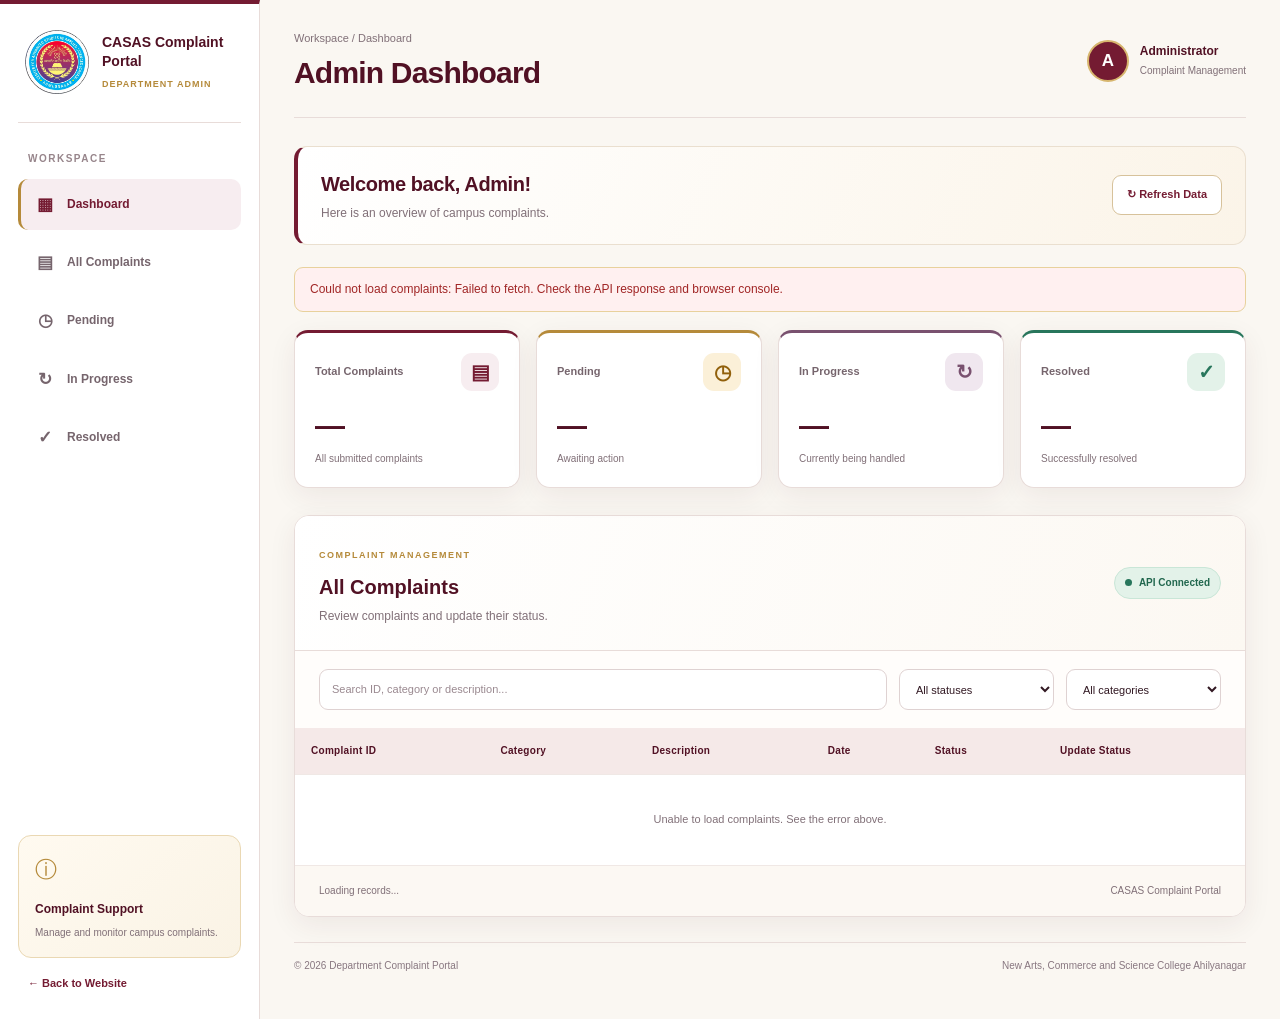
<file: frontend/admin.html>
<!DOCTYPE html>
<html lang="en">
<head>
  <meta charset="UTF-8">
  <meta name="viewport" content="width=device-width, initial-scale=1.0">
  <title>Admin Dashboard | Complaint Management</title>
  <link rel="stylesheet" href="admin.css">
</head>
<body>

<div class="app-layout">

  <aside class="sidebar">
    <a href="index.html" class="brand">
      <img src="assets/casas-logo.png"
           alt="Department Logo"
           class="brand-logo">
      <span class="brand-text">
        <strong>CASAS Complaint Portal</strong>
        <small>DEPARTMENT ADMIN</small>
      </span>
    </a>

    <div class="sidebar-label">WORKSPACE</div>

    <nav class="sidebar-nav">
      <a href="#dashboard" class="nav-item active">
        <span>▦</span> Dashboard
      </a>
      <a href="#complaints" class="nav-item">
        <span>▤</span> All Complaints
      </a>
      <a href="#complaints" class="nav-item" data-filter="Pending">
        <span>◷</span> Pending
      </a>
      <a href="#complaints" class="nav-item" data-filter="In Progress">
        <span>↻</span> In Progress
      </a>
      <a href="#complaints" class="nav-item" data-filter="Resolved">
        <span>✓</span> Resolved
      </a>
    </nav>

    <div class="sidebar-bottom">
      <div class="help-box">
        <span class="help-icon">ⓘ</span>
        <strong>Complaint Support</strong>
        <p>Manage and monitor campus complaints.</p>
      </div>
      <a href="index.html" class="back-link">← Back to Website</a>
    </div>
  </aside>

  <main class="main-content" id="dashboard">

    <header class="topbar">
      <div>
        <div class="breadcrumb">Workspace / Dashboard</div>
        <h1>Admin Dashboard</h1>
      </div>
      <div class="admin-profile">
        <span class="admin-avatar">A</span>
        <span>
          <strong>Administrator</strong>
          <small>Complaint Management</small>
        </span>
      </div>
    </header>

    <section class="welcome-row">
      <div>
        <h2>Welcome back, Admin!</h2>
        <p>Here is an overview of campus complaints.</p>
      </div>
      <button class="refresh-btn" id="refreshButton">↻ Refresh Data</button>
    </section>

    <div id="notice" class="notice" hidden role="status"></div>

    <section class="stats-grid">
      <article class="stat-card">
        <div class="stat-top">
          <span>Total Complaints</span>
          <span class="stat-icon blue">▤</span>
        </div>
        <strong id="totalCount">—</strong>
        <small>All submitted complaints</small>
      </article>

      <article class="stat-card">
        <div class="stat-top">
          <span>Pending</span>
          <span class="stat-icon amber">◷</span>
        </div>
        <strong id="pendingCount">—</strong>
        <small>Awaiting action</small>
      </article>

      <article class="stat-card">
        <div class="stat-top">
          <span>In Progress</span>
          <span class="stat-icon violet">↻</span>
        </div>
        <strong id="progressCount">—</strong>
        <small>Currently being handled</small>
      </article>

      <article class="stat-card">
        <div class="stat-top">
          <span>Resolved</span>
          <span class="stat-icon teal">✓</span>
        </div>
        <strong id="resolvedCount">—</strong>
        <small>Successfully resolved</small>
      </article>
    </section>

    <section class="table-panel" id="complaints">
      <div class="table-heading">
        <div>
          <span class="section-kicker">COMPLAINT MANAGEMENT</span>
          <h2>All Complaints</h2>
          <p>Review complaints and update their status.</p>
        </div>
        <span class="live-label"><i></i> API Connected</span>
      </div>

      <div class="table-toolbar">
        <input id="searchInput" type="search"
               placeholder="Search ID, category or description...">

        <select id="statusFilter" aria-label="Filter by status">
          <option value="">All statuses</option>
          <option value="Pending">Pending</option>
          <option value="In Progress">In Progress</option>
          <option value="Resolved">Resolved</option>
        </select>

        <select id="categoryFilter" aria-label="Filter by category">
          <option value="">All categories</option>
        </select>
      </div>

      <div class="table-scroll">
        <table>
          <thead>
            <tr>
              <th>Complaint ID</th>
              <th>Category</th>
              <th>Description</th>
              <th>Date</th>
              <th>Status</th>
              <th>Update Status</th>
            </tr>
          </thead>
          <tbody id="complaintsTable">
            <tr>
              <td colspan="6" class="empty-state">Loading complaints...</td>
            </tr>
          </tbody>
        </table>
      </div>

      <div class="table-footer">
        <span id="resultCount">Loading records...</span>
        <span>CASAS Complaint Portal</span>
      </div>
    </section>

    <footer class="footer">
      <span>© 2026 Department Complaint Portal</span>
      <span>New Arts, Commerce and Science College Ahilyanagar</span>
    </footer>

  </main>
</div>

<script src="admin.js"></script>
</body>
</html>
</file>
<file: frontend/admin.css>
:root {
  /* Burgundy + Gold + Cream theme */
  --bg: #faf7f2;
  --surface: #ffffff;
  --surface-soft: #f6eee8;

  --blue: #741b32;
  --blue-light: #f3e4e7;

  --teal: #28765c;
  --teal-light: #e3f2e9;

  --violet: #79516f;
  --violet-light: #f0e7ef;

  --amber: #91600b;
  --amber-light: #fbf0d8;

  --text: #321923;
  --muted: #817078;
  --line: #e8dcd9;
  --shadow: 0 8px 28px rgba(75, 23, 42, .07);

  --burgundy: #741b32;
  --burgundy-dark: #511124;
  --burgundy-soft: #f7edf0;
  --gold: #b58a3a;
  --gold-light: #f8efd9;
  --cream: #faf7f2;
}

* {
  box-sizing: border-box;
  margin: 0;
  padding: 0;
}

html {
  scroll-behavior: smooth;
  scroll-padding-top: 24px;
}

body {
  font-family: 'DM Sans', Arial, sans-serif;
  background: var(--bg);
  color: var(--text);
  line-height: 1.6;
}

a {
  text-decoration: none;
  color: inherit;
}

button,
input,
select {
  font: inherit;
}

button {
  cursor: pointer;
}

button:focus-visible,
a:focus-visible,
input:focus-visible,
select:focus-visible {
  outline: 3px solid #b58a3a;
  outline-offset: 3px;
}

.app-layout {
  min-height: 100vh;
  display: grid;
  grid-template-columns: 260px minmax(0, 1fr);
}

/* SIDEBAR */

.sidebar {
  background: #fff;
  border-right: 1px solid var(--line);
  border-top: 4px solid var(--burgundy);
  padding: 26px 18px;
  display: flex;
  flex-direction: column;
  min-height: 100vh;
}

.brand {
  display: flex;
  align-items: center;
  gap: 13px;
  padding: 0 7px 28px;
  border-bottom: 1px solid var(--line);
}

.brand-logo {
  width: 64px;
  height: 64px;
  object-fit: contain;
  flex-shrink: 0;
  background: #fff;
  border-radius: 12px;
}

.brand-text {
  min-width: 0;
}

.brand-text strong {
  display: block;
  font-size: 14px;
  line-height: 1.4;
  color: var(--burgundy-dark);
}

.brand-text small {
  display: block;
  color: var(--gold);
  font-size: 9px;
  letter-spacing: 1px;
  font-weight: 800;
  margin-top: 5px;
}

.sidebar-label {
  color: #97858b;
  font-size: 10px;
  font-weight: 800;
  letter-spacing: 1.5px;
  margin: 28px 10px 12px;
}

.sidebar-nav {
  display: grid;
  gap: 7px;
}

.nav-item {
  display: flex;
  align-items: center;
  gap: 12px;
  padding: 12px 14px;
  border-radius: 10px;
  color: #76656d;
  font-size: 12px;
  font-weight: 700;
  transition: background .2s, color .2s, transform .2s;
  border-left: 3px solid transparent;
}

.nav-item > span {
  width: 20px;
  text-align: center;
  font-size: 17px;
}

.nav-item:hover,
.nav-item.active {
  background: var(--burgundy-soft);
  color: var(--burgundy);
  border-left-color: var(--gold);
}

.nav-item:hover {
  transform: translateX(2px);
}

.sidebar-bottom {
  margin-top: auto;
  padding-top: 30px;
}

.help-box {
  padding: 16px;
  border: 1px solid #ead8b3;
  background: linear-gradient(140deg, #fffaf0, #faf3e5);
  border-radius: 13px;
}

.help-icon {
  display: block;
  color: var(--gold);
  font-size: 22px;
  margin-bottom: 8px;
}

.help-box strong {
  font-size: 12px;
  color: var(--burgundy-dark);
}

.help-box p {
  color: var(--muted);
  font-size: 10px;
  margin-top: 5px;
}

.back-link {
  display: block;
  padding: 17px 10px 0;
  font-size: 11px;
  color: var(--burgundy);
  font-weight: 800;
}

.back-link:hover {
  color: var(--gold);
}

/* MAIN CONTENT AND HEADER */

.main-content {
  min-width: 0;
  padding: 30px 34px;
}

.topbar {
  display: flex;
  justify-content: space-between;
  align-items: center;
  gap: 20px;
  padding-bottom: 25px;
  border-bottom: 1px solid var(--line);
}

.breadcrumb {
  color: var(--muted);
  font-size: 11px;
  margin-bottom: 5px;
}

.topbar h1 {
  color: var(--burgundy-dark);
  font-size: clamp(23px, 2.5vw, 30px);
  letter-spacing: -.8px;
  line-height: 1.3;
}

.admin-profile {
  display: flex;
  align-items: center;
  gap: 11px;
}

.admin-avatar {
  width: 42px;
  height: 42px;
  display: grid;
  place-items: center;
  background: var(--burgundy);
  color: #fff;
  border: 2px solid #d7b66e;
  border-radius: 50%;
  font-weight: 800;
  font-size: 17px;
}

.admin-profile strong,
.admin-profile small {
  display: block;
}

.admin-profile strong {
  font-size: 12px;
  color: var(--burgundy-dark);
}

.admin-profile small {
  color: var(--muted);
  font-size: 10px;
  margin-top: 2px;
}

/* WELCOME SECTION */

.welcome-row {
  display: flex;
  align-items: center;
  justify-content: space-between;
  gap: 18px;
  margin: 28px 0 22px;
  padding: 21px 23px;
  background: linear-gradient(115deg, #fff, #fbf4e8);
  border: 1px solid #eadfcf;
  border-left: 4px solid var(--burgundy);
  border-radius: 13px;
}

.welcome-row h2 {
  color: var(--burgundy-dark);
  font-size: 20px;
  letter-spacing: -.4px;
}

.welcome-row p,
.table-heading p {
  color: var(--muted);
  font-size: 12px;
  margin-top: 4px;
}

.refresh-btn {
  border: 1px solid #d7c29b;
  border-radius: 9px;
  background: #fff;
  color: var(--burgundy);
  padding: 10px 14px;
  font-size: 11px;
  font-weight: 800;
  white-space: nowrap;
  transition: .2s;
}

.refresh-btn:hover {
  background: var(--burgundy);
  border-color: var(--burgundy);
  color: #fff;
}

/* NOTIFICATIONS */

.notice {
  padding: 12px 15px;
  margin-bottom: 18px;
  border-radius: 9px;
  background: var(--gold-light);
  border: 1px solid #e8d19c;
  color: #68470d;
  font-size: 12px;
  overflow-wrap: anywhere;
}

.notice[hidden] {
  display: none;
}

/* SUMMARY CARDS */

.stats-grid {
  display: grid;
  grid-template-columns: repeat(4, minmax(0, 1fr));
  gap: 16px;
  margin-bottom: 27px;
}

.stat-card {
  position: relative;
  background: var(--surface);
  border: 1px solid var(--line);
  border-top: 3px solid var(--burgundy);
  border-radius: 14px;
  padding: 20px;
  box-shadow: var(--shadow);
  min-width: 0;
  transition: transform .2s, box-shadow .2s;
}

.stat-card:hover {
  transform: translateY(-3px);
  box-shadow: 0 12px 30px rgba(75, 23, 42, .11);
}

.stat-card:nth-child(2) {
  border-top-color: var(--gold);
}

.stat-card:nth-child(3) {
  border-top-color: var(--violet);
}

.stat-card:nth-child(4) {
  border-top-color: var(--teal);
}

.stat-top {
  display: flex;
  justify-content: space-between;
  align-items: center;
  gap: 8px;
  color: #76656d;
  font-size: 11px;
  font-weight: 700;
}

.stat-icon {
  width: 38px;
  height: 38px;
  border-radius: 11px;
  display: grid;
  place-items: center;
  font-size: 20px;
  flex-shrink: 0;
}

.stat-icon.blue {
  background: var(--burgundy-soft);
  color: var(--burgundy);
}

.stat-icon.amber {
  background: var(--amber-light);
  color: var(--amber);
}

.stat-icon.violet {
  background: var(--violet-light);
  color: var(--violet);
}

.stat-icon.teal {
  background: var(--teal-light);
  color: var(--teal);
}

.stat-card > strong {
  display: block;
  color: var(--burgundy-dark);
  font-size: 30px;
  line-height: 1.3;
  margin-top: 15px;
  letter-spacing: -1px;
}

.stat-card > small {
  display: block;
  font-size: 10px;
  color: var(--muted);
  margin-top: 6px;
}

/* COMPLAINTS TABLE PANEL */

.table-panel {
  background: var(--surface);
  border: 1px solid var(--line);
  border-radius: 15px;
  box-shadow: var(--shadow);
  overflow: hidden;
}

.table-heading {
  display: flex;
  align-items: center;
  justify-content: space-between;
  gap: 20px;
  padding: 24px;
  border-bottom: 1px solid var(--line);
  background: linear-gradient(110deg, #fff, #fcf8f2);
}

.section-kicker {
  font-size: 9px;
  font-weight: 800;
  letter-spacing: 1.5px;
  color: var(--gold);
}

.table-heading h2 {
  color: var(--burgundy-dark);
  font-size: 20px;
  margin-top: 5px;
}

.live-label {
  display: inline-flex;
  align-items: center;
  gap: 7px;
  color: #21674e;
  background: var(--teal-light);
  border: 1px solid #c9e6d7;
  padding: 7px 10px;
  border-radius: 20px;
  font-size: 10px;
  font-weight: 800;
  white-space: nowrap;
}

.live-label i {
  width: 7px;
  height: 7px;
  background: var(--teal);
  border-radius: 50%;
}

/* SEARCH AND FILTERS */

.table-toolbar {
  display: flex;
  gap: 12px;
  padding: 18px 24px;
  flex-wrap: wrap;
  background: #fffdfb;
}

.table-toolbar input,
.table-toolbar select {
  min-width: 0;
  border: 1px solid #dfd2d2;
  background: #fff;
  color: var(--text);
  border-radius: 9px;
  padding: 11px 12px;
  outline: none;
  font-size: 11px;
  transition: border-color .2s, box-shadow .2s;
}

.table-toolbar input {
  flex: 1 1 240px;
}

.table-toolbar select {
  flex: 0 1 155px;
}

.table-toolbar input::placeholder {
  color: #9a8990;
}

.table-toolbar input:focus,
.table-toolbar select:focus {
  border-color: var(--burgundy);
  box-shadow: 0 0 0 3px rgba(116, 27, 50, .10);
}

/* TABLE */

.table-scroll {
  width: 100%;
  overflow-x: auto;
}

table {
  width: 100%;
  border-collapse: collapse;
  text-align: left;
}

thead {
  background: #f5e9e8;
}

th {
  color: var(--burgundy-dark);
  font-size: 10px;
  font-weight: 800;
  white-space: nowrap;
  letter-spacing: .3px;
}

th,
td {
  padding: 15px 16px;
  border-bottom: 1px solid #f0e8e5;
}

td {
  font-size: 11px;
  vertical-align: middle;
}

tbody tr {
  transition: background .15s;
}

tbody tr:hover {
  background: #fcf7f1;
}

.complaint-id {
  color: var(--burgundy);
  font-weight: 800;
  white-space: nowrap;
}

.description-cell {
  min-width: 180px;
  max-width: 280px;
  color: #76656d;
  overflow-wrap: anywhere;
}

/* STATUS BADGES */

.status-badge {
  display: inline-block;
  padding: 5px 9px;
  border-radius: 20px;
  font-size: 10px;
  font-weight: 800;
  white-space: nowrap;
}

.status-badge.pending {
  color: #80520a;
  background: #fbefd4;
}

.status-badge.in-progress {
  color: #68405f;
  background: #f0e5ef;
}

.status-badge.resolved {
  color: #21674e;
  background: #e0f1e6;
}

/* STATUS UPDATE CONTROL */

.status-select {
  max-width: 140px;
  border: 1px solid #dfd2d2;
  background: #fff;
  border-radius: 8px;
  padding: 8px;
  color: var(--text);
  font-size: 10px;
  cursor: pointer;
}

.status-select:focus {
  outline: 2px solid rgba(116, 27, 50, .18);
  border-color: var(--burgundy);
}

/* EMPTY STATE AND TABLE FOOTER */

.empty-state {
  text-align: center;
  padding: 36px 16px;
  color: var(--muted);
}

.table-footer {
  display: flex;
  justify-content: space-between;
  gap: 12px;
  flex-wrap: wrap;
  padding: 17px 24px;
  background: #fcf8f3;
  color: var(--muted);
  font-size: 10px;
}

/* PAGE FOOTER */

.footer {
  display: flex;
  justify-content: space-between;
  gap: 12px;
  flex-wrap: wrap;
  margin-top: 25px;
  padding: 15px 0;
  border-top: 1px solid var(--line);
  color: #887780;
  font-size: 10px;
}

/* RESPONSIVE LAYOUT */

@media (max-width: 1150px) {
  .main-content {
    padding: 25px 22px;
  }

  .stats-grid {
    grid-template-columns: repeat(2, minmax(0, 1fr));
  }
}

@media (max-width: 760px) {
  .app-layout {
    grid-template-columns: 1fr;
  }

  .sidebar {
    min-height: auto;
    padding: 14px 18px;
    border-right: 0;
    border-bottom: 1px solid var(--line);
  }

  .brand {
    padding-bottom: 14px;
  }

  .brand-logo {
    width: 52px;
    height: 52px;
  }

  .sidebar-label {
    margin-top: 15px;
  }

  .sidebar-nav {
    grid-template-columns: repeat(2, minmax(0, 1fr));
  }

  .sidebar-bottom {
    padding-top: 15px;
  }

  .help-box {
    display: none;
  }

  .back-link {
    padding-top: 12px;
  }

  .main-content {
    padding: 22px 16px;
  }

  .topbar {
    align-items: flex-start;
  }

  .admin-profile {
    gap: 7px;
  }

  .admin-profile small {
    display: none;
  }

  .welcome-row {
    align-items: flex-start;
    flex-direction: column;
  }

  .table-heading {
    align-items: flex-start;
    flex-direction: column;
    padding: 20px;
  }

  .table-toolbar {
    padding: 15px 20px;
  }
}

@media (max-width: 450px) {
  .stats-grid {
    grid-template-columns: 1fr 1fr;
    gap: 10px;
  }

  .stat-card {
    padding: 14px;
  }

  .stat-top {
    align-items: flex-start;
    font-size: 10px;
  }

  .stat-icon {
    width: 30px;
    height: 30px;
    font-size: 16px;
  }

  .stat-card > strong {
    font-size: 25px;
  }

  .topbar h1 {
    font-size: 21px;
  }

  .admin-avatar {
    width: 34px;
    height: 34px;
  }

  .table-toolbar input,
  .table-toolbar select {
    flex-basis: 100%;
    width: 100%;
  }

  .footer {
    flex-direction: column;
  }
}
</file>
